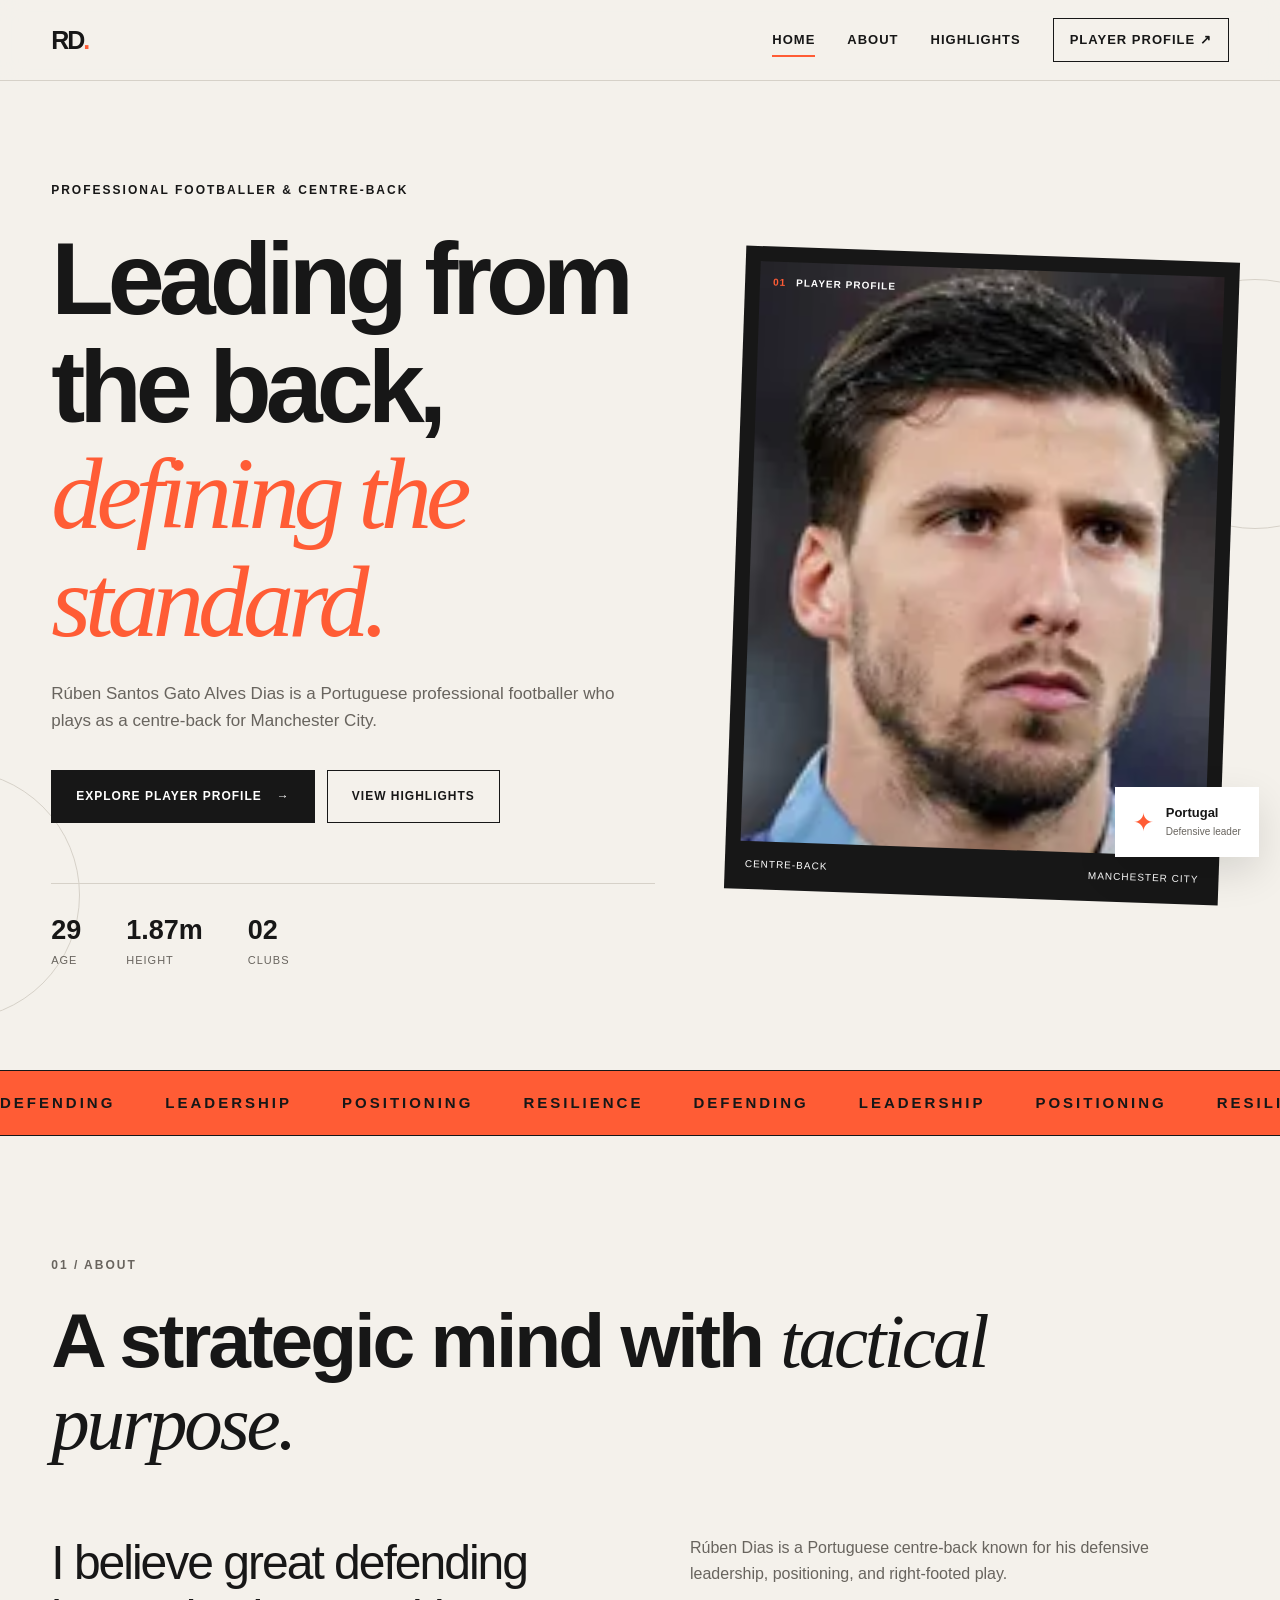
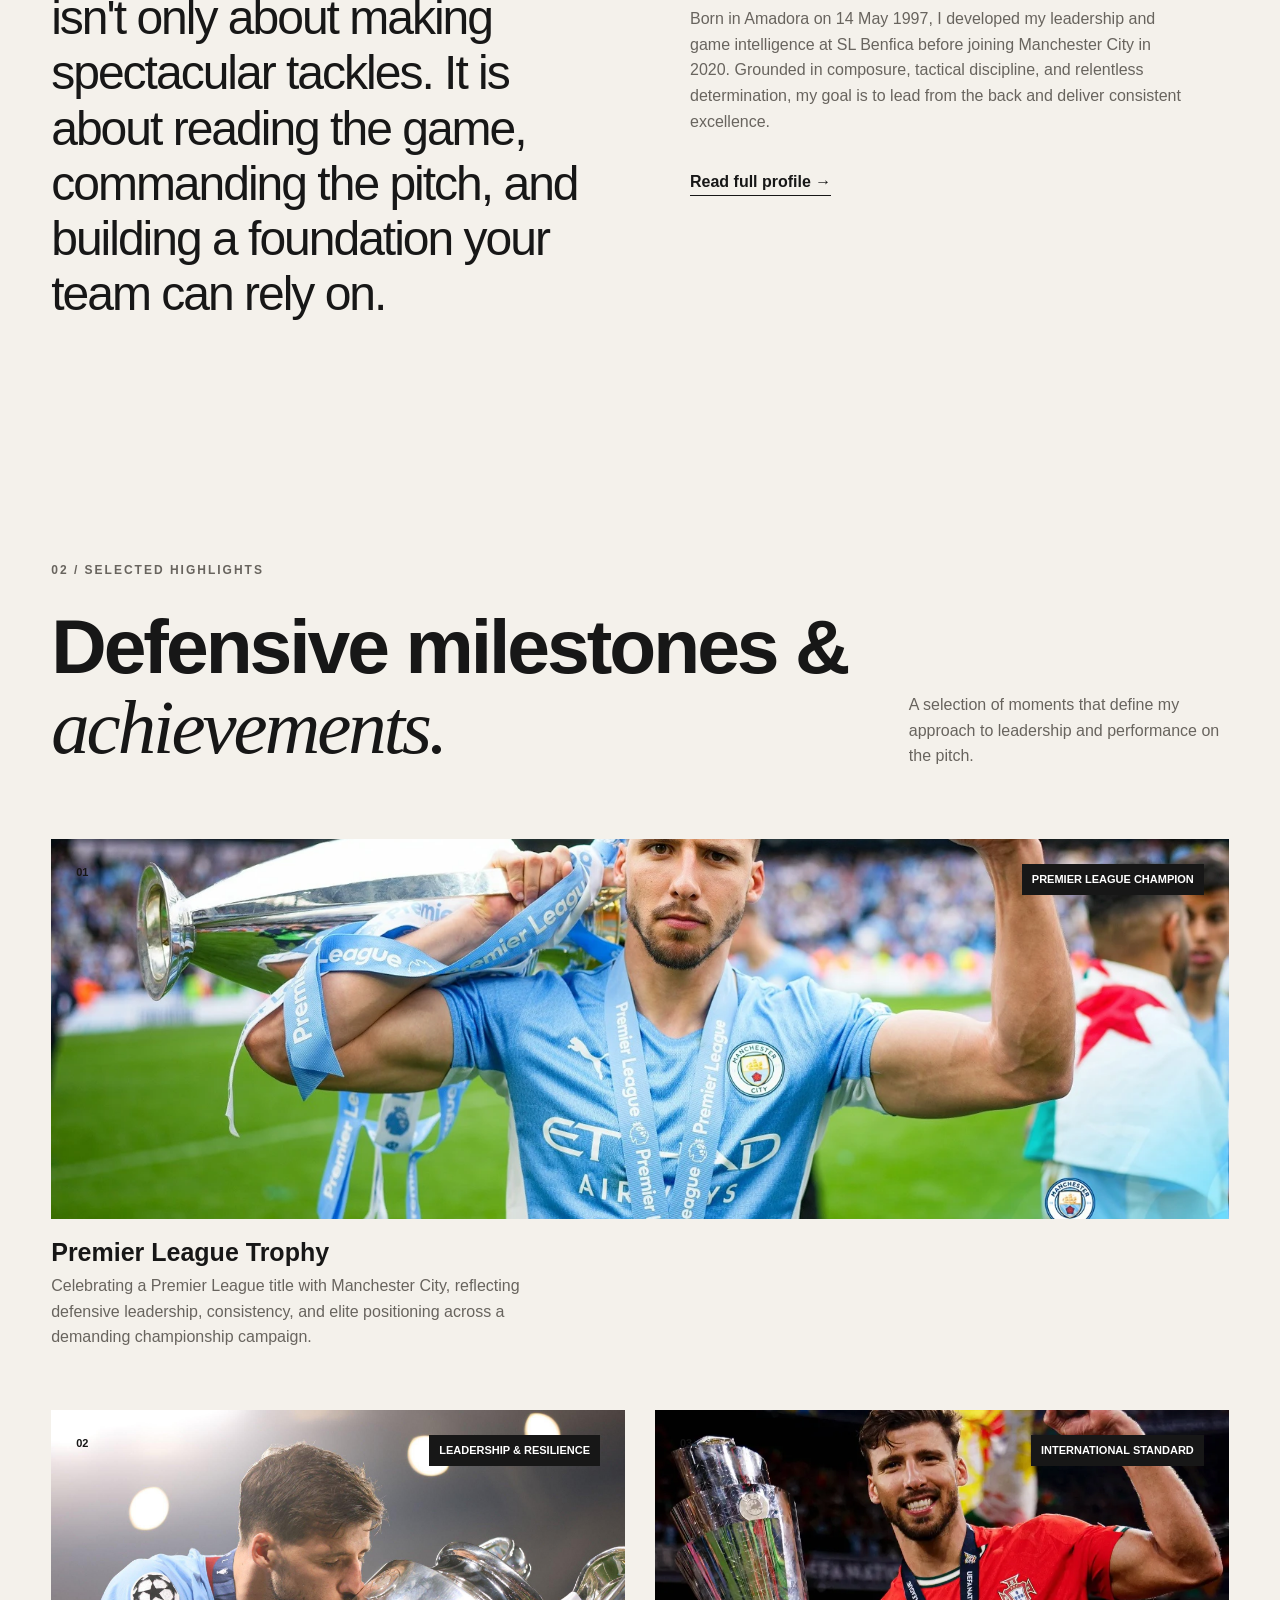
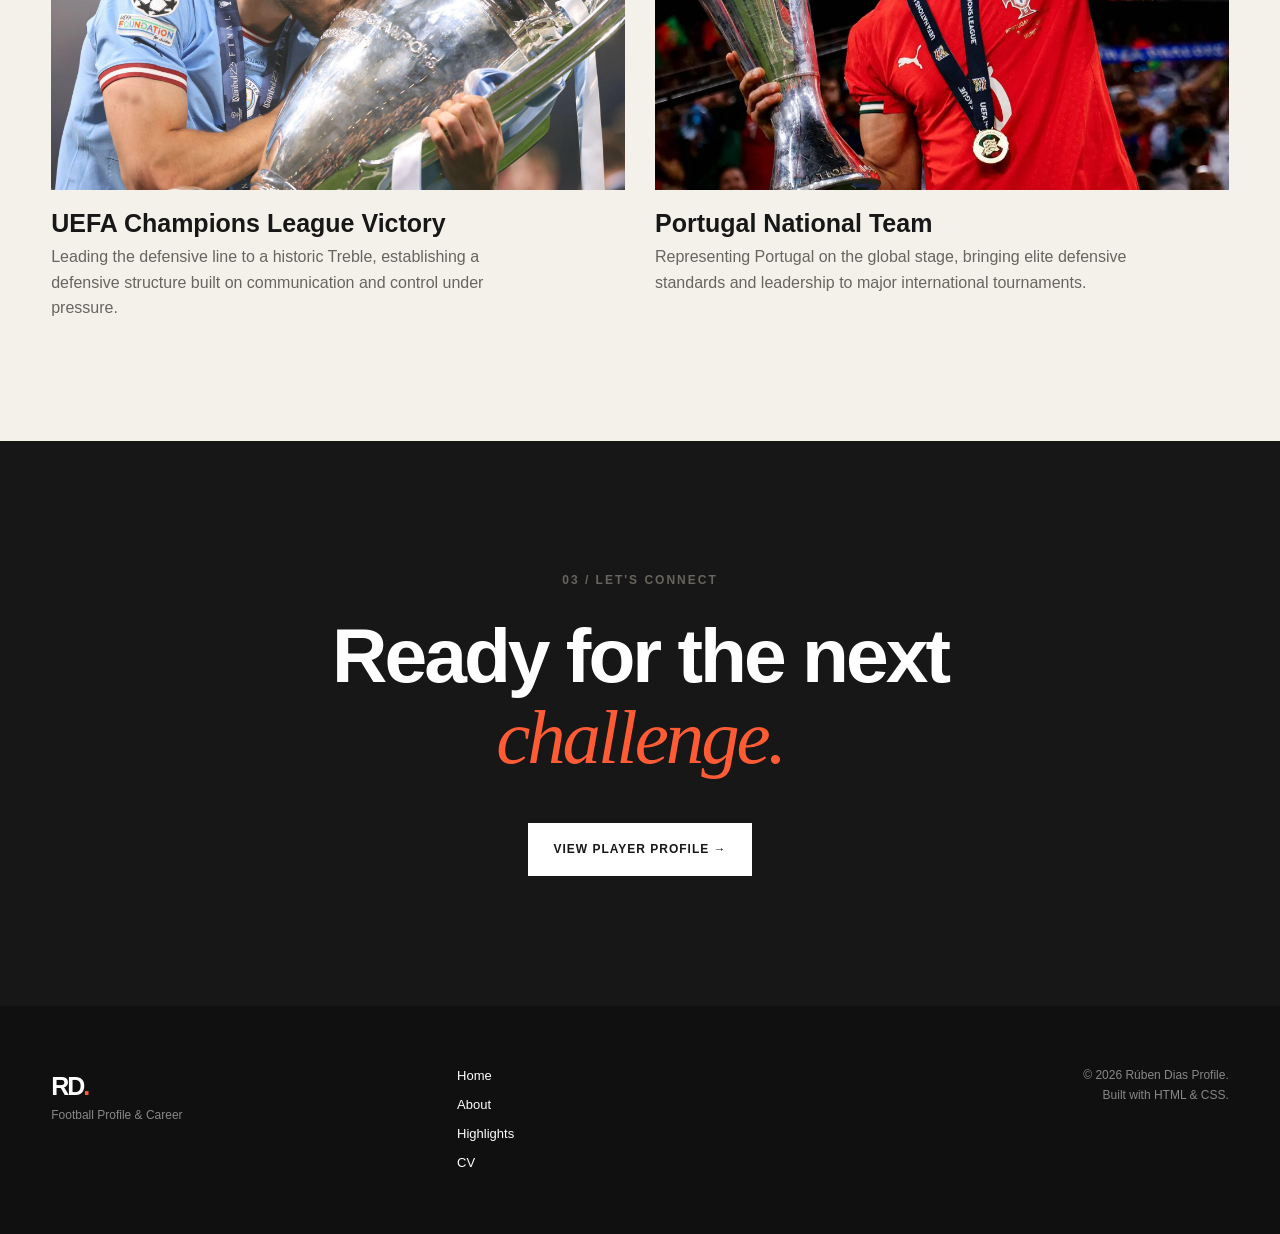
<file: index.html>
<!DOCTYPE html>
<html lang="id">
<head>
    <meta charset="UTF-8">
    <meta name="viewport" content="width=device-width, initial-scale=1.0">

    <title>Rúben Dias | Football Profile</title>

    <link rel="stylesheet" href="css/style.css">
</head>

<body>

    <!-- ================= NAVBAR ================= -->
    <header class="navbar">
        <div class="container nav-container">

            <a href="index.html" class="logo">
                RD<span>.</span>
            </a>

            <nav class="nav-menu">
                <a href="index.html" class="nav-link active">Home</a>
                <a href="#about" class="nav-link">About</a>
                <a href="#works" class="nav-link">Highlights</a>
                <a href="cv.html" class="nav-link nav-cv">Player Profile ↗</a>
            </nav>

        </div>
    </header>


    <main>

        <!-- ================= HERO ================= -->
        <section class="hero">

            <div class="hero-decoration decoration-one"></div>
            <div class="hero-decoration decoration-two"></div>

            <div class="container hero-grid">

                <div class="hero-content">

                    <p class="eyebrow">
                        Professional Footballer & Centre-Back
                    </p>

                    <h1>
                        Leading from the back,
                        <span>defining the standard.</span>
                    </h1>

                    <p class="hero-description">
                        Rúben Santos Gato Alves Dias is a Portuguese
                        professional footballer who plays as a centre-back
                        for Manchester City.
                    </p>

                    <div class="hero-buttons">

                        <a href="cv.html" class="btn btn-primary">
                            Explore Player Profile
                            <span>→</span>
                        </a>

                        <a href="#works" class="btn btn-secondary">
                            View Highlights
                        </a>

                    </div>

                    <div class="hero-stats">

                        <div class="stat">
                            <strong>29</strong>
                            <span>Age</span>
                        </div>

                        <div class="stat">
                            <strong>1.87m</strong>
                            <span>Height</span>
                        </div>

                        <div class="stat">
                            <strong>02</strong>
                            <span>Clubs</span>
                        </div>

                    </div>

                </div>


                <div class="hero-visual">

                    <div class="image-frame">

                        <div class="image-label">
                            <span>01</span>
                            Player Profile
                        </div>

                        <img
                            src="assets/ruben-dias-profile.webp"
                            alt="Rúben Dias player profile"
                        >

                        <div class="image-caption">
                            <span>Centre-Back</span>
                            <span>Manchester City</span>
                        </div>

                    </div>

                    <div class="floating-card">
                        <span class="floating-icon">✦</span>
                        <div>
                            <strong>Portugal</strong>
                            <small>Defensive leader</small>
                        </div>
                    </div>

                </div>

            </div>

        </section>


        <!-- ================= MARQUEE ================= -->
        <section class="marquee-section">

            <div class="marquee">
                <span>DEFENDING</span>
                <span>LEADERSHIP</span>
                <span>POSITIONING</span>
                <span>RESILIENCE</span>
                <span>DEFENDING</span>
                <span>LEADERSHIP</span>
                <span>POSITIONING</span>
                <span>RESILIENCE</span>
            </div>

        </section>


        <!-- ================= ABOUT ================= -->
        <section class="section about-section" id="about">

            <div class="container">

                <div class="section-heading">

                    <p class="section-number">01 / ABOUT</p>

                    <h2>
                        A strategic mind with
                        <em>tactical purpose.</em>
                    </h2>

                </div>


                <div class="about-grid">

                    <div class="about-intro">

                        <p class="large-text">
                            I believe great defending isn't only about
                            making spectacular tackles. It is about reading
                            the game, commanding the pitch, and building a
                            foundation your team can rely on.
                        </p>

                    </div>


                    <div class="about-description">

                        <p>
                            Rúben Dias is a Portuguese centre-back known
                            for his defensive leadership, positioning,
                            and right-footed play.
                        </p>

                        <p>
                            Born in Amadora on 14 May 1997, I developed my
                            leadership and game intelligence at SL Benfica
                            before joining Manchester City in 2020. Grounded
                            in composure, tactical discipline, and relentless
                            determination, my goal is to lead from the back
                            and deliver consistent excellence.
                        </p>

                        <a href="cv.html" class="text-link">
                            Read full profile →
                        </a>

                    </div>

                </div>

            </div>

        </section>


        <!-- ================= WORKS ================= -->
        <section class="section works-section" id="works">

            <div class="container">

                <div class="section-heading heading-flex">

                    <div>
                            <p class="section-number">02 / SELECTED HIGHLIGHTS</p>

                        <h2>
                            Defensive milestones &
                            <em>achievements.</em>
                        </h2>
                    </div>

                    <p class="heading-description">
                        A selection of moments that define my approach to
                        leadership and performance on the pitch.
                    </p>

                </div>


                <div class="works-grid">

                    <article class="work-card work-large">

                        <div class="work-image work-image-one">
                            <span class="work-number">01</span>
                            <span class="work-category">
                                    Premier League Champion
                            </span>
                        </div>

                        <div class="work-info">
                                <h3>Premier League Trophy</h3>
                            <p>
                                    Celebrating a Premier League title with
                                    Manchester City, reflecting defensive
                                    leadership, consistency, and elite positioning
                                    across a demanding championship campaign.
                            </p>
                        </div>

                    </article>


                    <article class="work-card">

                        <div class="work-image work-image-two">
                            <span class="work-number">02</span>
                            <span class="work-category">
                                    Leadership &amp; Resilience
                            </span>
                        </div>

                        <div class="work-info">
                                <h3>UEFA Champions League Victory</h3>
                            <p>
                                    Leading the defensive line to a historic
                                    Treble, establishing a defensive structure
                                    built on communication and control under
                                    pressure.
                            </p>
                        </div>

                    </article>


                    <article class="work-card">

                        <div class="work-image work-image-three">
                            <span class="work-number">03</span>
                            <span class="work-category">
                                    International Standard
                            </span>
                        </div>

                        <div class="work-info">
                                <h3>Portugal National Team</h3>
                            <p>
                                    Representing Portugal on the global stage,
                                    bringing elite defensive standards and
                                    leadership to major international tournaments.
                            </p>
                        </div>

                    </article>

                </div>

            </div>

        </section>


        <!-- ================= CTA ================= -->
        <section class="cta-section">

            <div class="container cta-content">

                <p class="section-number">03 / LET'S CONNECT</p>

                <h2>
                        Ready for the next
                        <br>
                        <em>challenge.</em>
                </h2>

                <a href="cv.html" class="btn btn-light">
                        View Player Profile →
                </a>

            </div>

        </section>

    </main>


    <!-- ================= FOOTER ================= -->
    <footer class="footer">

        <div class="container footer-grid">

            <div>
                <a href="index.html" class="logo">
                        RD<span>.</span>
                </a>

                <p>
                        Football Profile &amp; Career
                </p>
            </div>

            <div class="footer-links">
                <a href="index.html">Home</a>
                <a href="#about">About</a>
                    <a href="#works">Highlights</a>
                <a href="cv.html">CV</a>
            </div>

            <div class="footer-copy">
                <p>
                    © 2026 Rúben Dias Profile.
                </p>
                <p>
                    Built with HTML & CSS.
                </p>
            </div>

        </div>

    </footer>

</body>
</html>
</file>
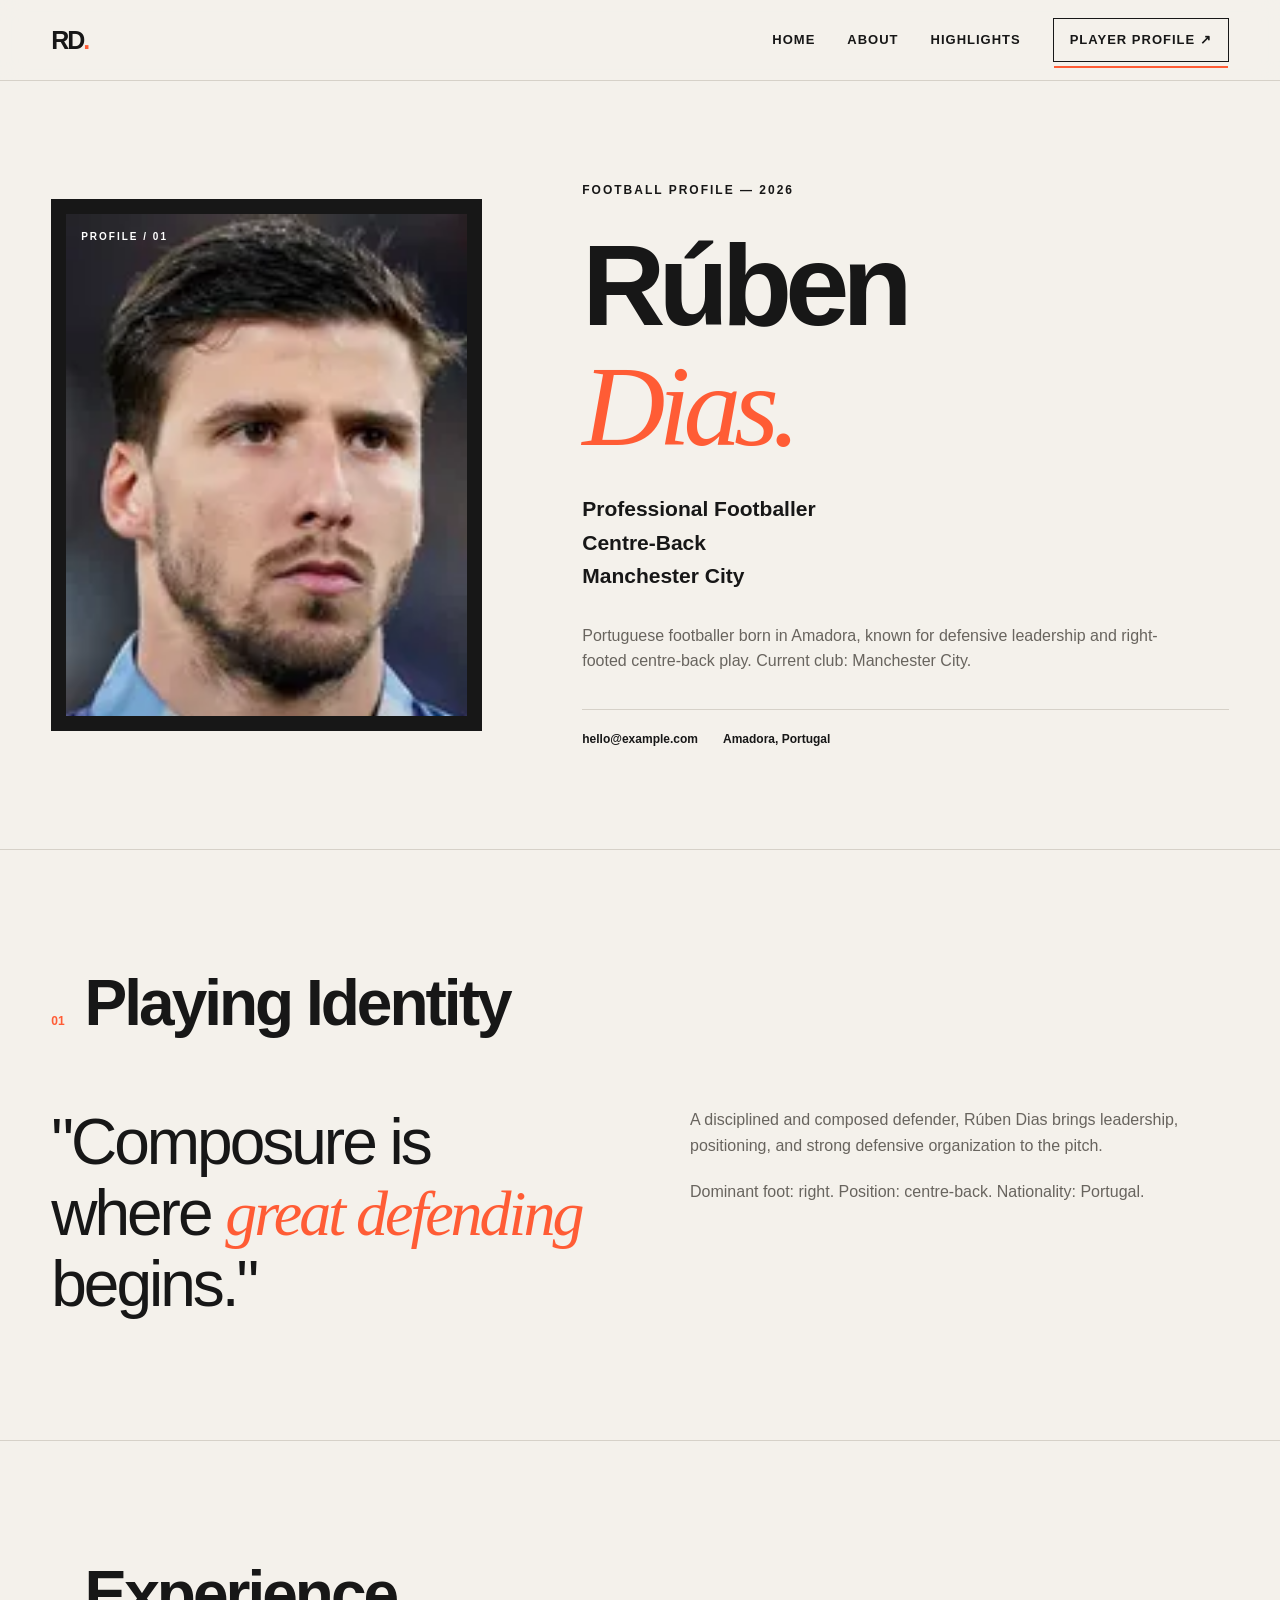
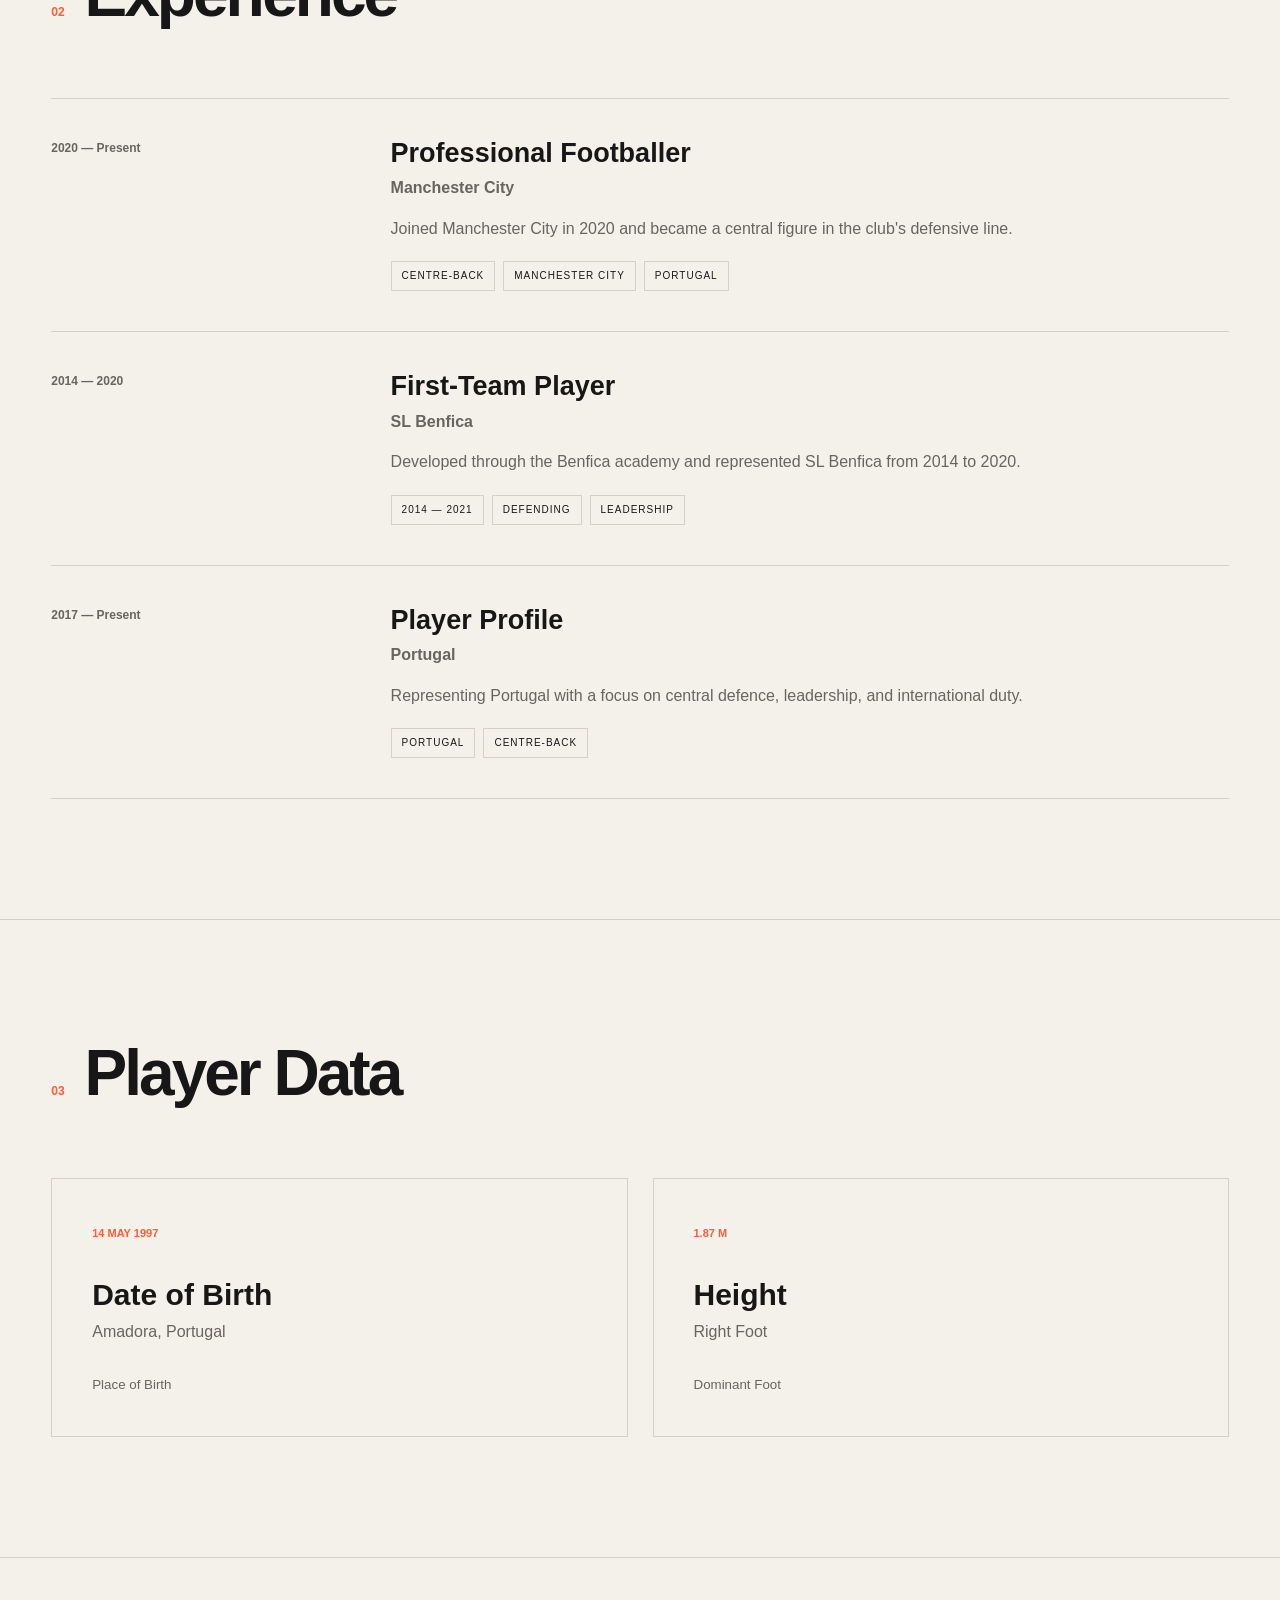
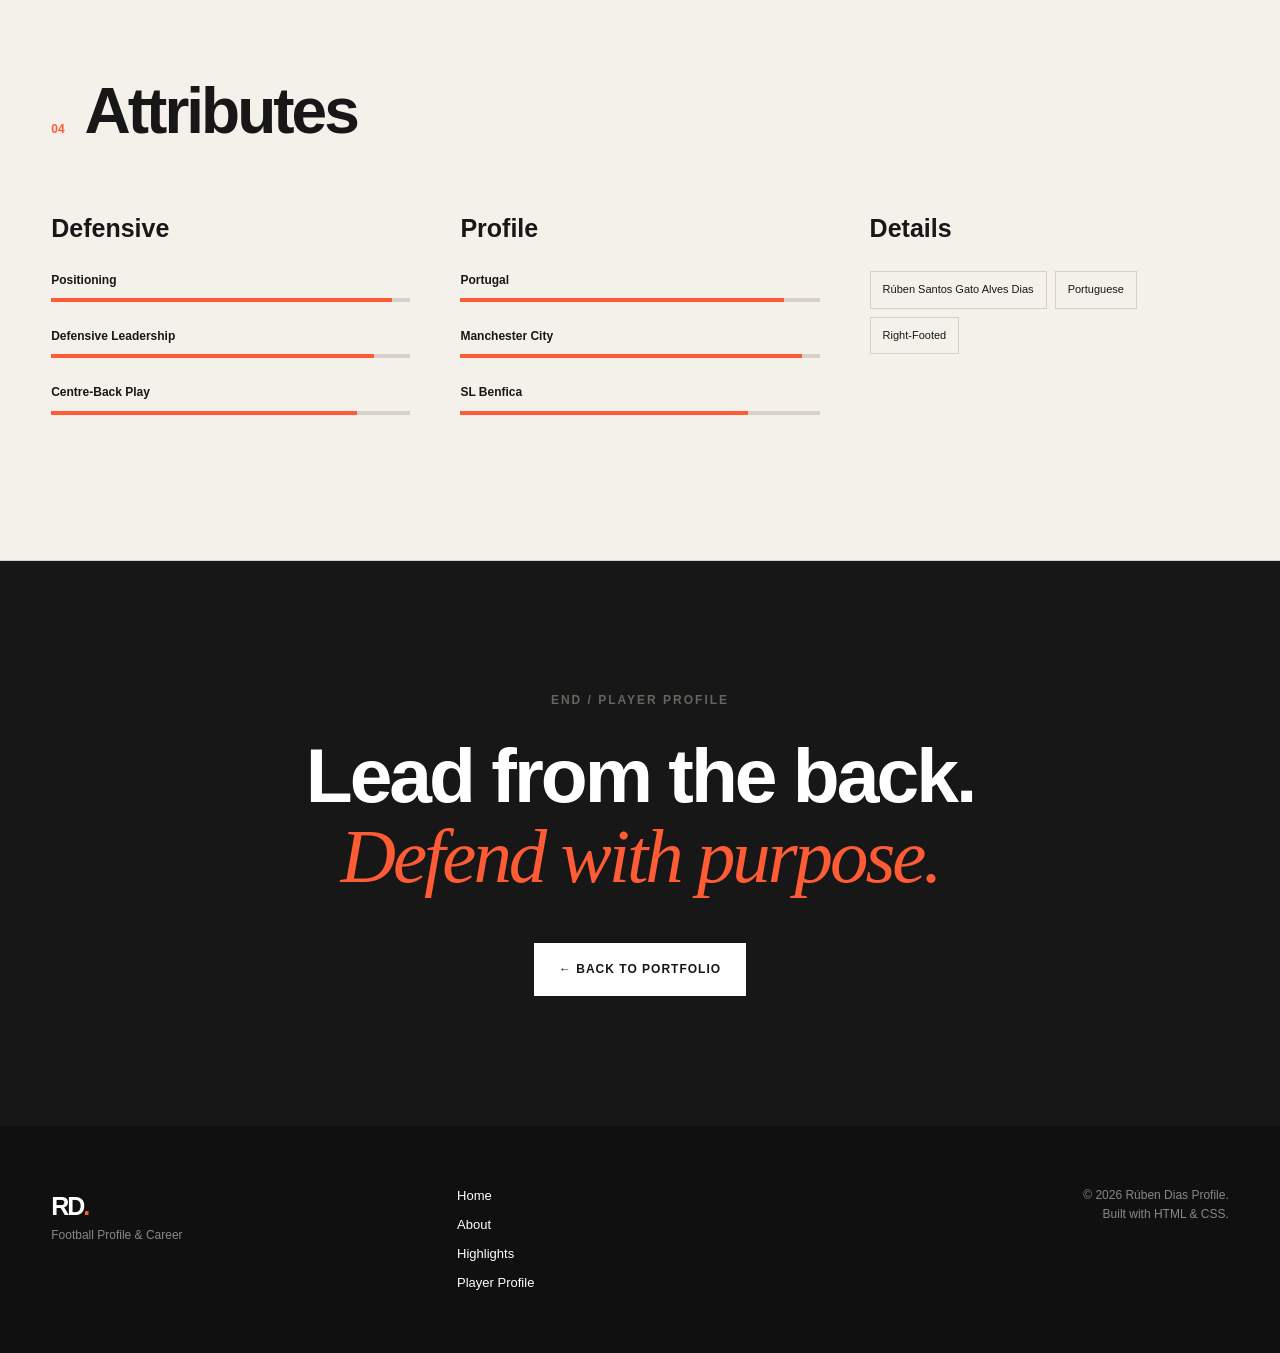
<file: cv.html>
<!DOCTYPE html>
<html lang="id">
<head>
    <meta charset="UTF-8">
    <meta name="viewport" content="width=device-width, initial-scale=1.0">

    <title>Football Profile | Rúben Dias</title>

    <link rel="stylesheet" href="css/style.css">
</head>

<body>

    <!-- ================= NAVBAR ================= -->
    <header class="navbar">
        <div class="container nav-container">

            <a href="index.html" class="logo">
                RD<span>.</span>
            </a>

            <nav class="nav-menu">
                <a href="index.html" class="nav-link">
                    Home
                </a>

                <a href="index.html#about" class="nav-link">
                    About
                </a>

                <a href="index.html#works" class="nav-link">
                    Highlights
                </a>

                <a href="cv.html" class="nav-link nav-cv active">
                    Player Profile ↗
                </a>
            </nav>

        </div>
    </header>


    <main>

        <!-- ================= CV HEADER ================= -->
        <section class="cv-hero">

            <div class="container cv-header-grid">

                <div class="cv-photo">

                    <div class="photo-number">
                        PROFILE / 01
                    </div>

                    <img
                        src="assets/ruben-dias-profile.webp"
                        alt="Rúben Dias player profile"
                    >

                </div>


                <div class="cv-introduction">

                    <p class="eyebrow">
                        Football Profile — 2026
                    </p>

                    <h1>
                        Rúben
                        <span>Dias.</span>
                    </h1>

                    <p class="cv-role">
                        Professional Footballer
                        <br>
                        Centre-Back
                        <br>
                        Manchester City
                    </p>

                    <p class="cv-summary">
                        Portuguese footballer born in Amadora, known for
                        defensive leadership and right-footed centre-back
                        play. Current club: Manchester City.
                    </p>

                    <div class="cv-contact">

                        <a href="mailto:hello@example.com">
                            hello@example.com
                        </a>

                            <span>Amadora, Portugal</span>

                    </div>

                </div>

            </div>

        </section>


        <!-- ================= PERSONALITY ================= -->
        <section class="section cv-section">

            <div class="container">

                <div class="cv-section-title">
                    <span>01</span>
                        <h2>Playing Identity</h2>
                </div>


                <div class="character-grid">

                    <div class="character-main">

                        <p class="quote">
                            "Composure is where
                            <em>great defending</em>
                            begins."
                        </p>

                    </div>


                    <div class="character-description">

                        <p>
                            A disciplined and composed defender, Rúben
                            Dias brings leadership, positioning, and
                            strong defensive organization to the pitch.
                        </p>

                        <p>
                            Dominant foot: right. Position: centre-back.
                            Nationality: Portugal.
                        </p>

                    </div>

                </div>

            </div>

        </section>


        <!-- ================= EXPERIENCE ================= -->
        <section class="section cv-section experience-section">

            <div class="container">

                <div class="cv-section-title">
                    <span>02</span>
                    <h2>Experience</h2>
                </div>


                <div class="timeline">

                    <article class="timeline-item">

                        <div class="timeline-date">
                            2020 — Present
                        </div>

                        <div class="timeline-content">

                            <h3>Professional Footballer</h3>

                            <p class="company">
                                Manchester City
                            </p>

                            <p>
                                Joined Manchester City in 2020 and became
                                a central figure in the club's defensive line.
                            </p>

                            <div class="tag-list">
                                <span>Centre-Back</span>
                                <span>Manchester City</span>
                                <span>Portugal</span>
                            </div>

                        </div>

                    </article>


                    <article class="timeline-item">

                        <div class="timeline-date">
                            2014 — 2020
                        </div>

                        <div class="timeline-content">

                            <h3>First-Team Player</h3>

                            <p class="company">
                                SL Benfica
                            </p>

                            <p>
                                Developed through the Benfica academy and
                                represented SL Benfica from 2014 to 2020.
                            </p>

                            <div class="tag-list">
                                <span>2014 — 2021</span>
                                <span>Defending</span>
                                <span>Leadership</span>
                            </div>

                        </div>

                    </article>


                    <article class="timeline-item">

                        <div class="timeline-date">
                            2017 — Present
                        </div>

                        <div class="timeline-content">

                            <h3>Player Profile</h3>

                            <p class="company">
                                Portugal
                            </p>

                            <p>
                                Representing Portugal with a focus on central
                                defence, leadership, and international duty.
                            </p>

                            <div class="tag-list">
                                <span>Portugal</span>
                                <span>Centre-Back</span>
                            </div>

                        </div>

                    </article>

                </div>

            </div>

        </section>


        <!-- ================= EDUCATION ================= -->
        <section class="section cv-section education-section">

            <div class="container">

                <div class="cv-section-title">
                    <span>03</span>
                    <h2>Player Data</h2>
                </div>


                <div class="education-grid">

                    <article class="education-card">

                        <span class="education-year">
                            14 MAY 1997
                        </span>

                        <h3>
                            Date of Birth
                        </h3>

                        <p>
                            Amadora, Portugal
                        </p>

                        <small>
                            Place of Birth
                        </small>

                    </article>


                    <article class="education-card">

                        <span class="education-year">
                            1.87 M
                        </span>

                        <h3>
                            Height
                        </h3>

                        <p>
                            Right Foot
                        </p>

                        <small>
                            Dominant Foot
                        </small>

                    </article>

                </div>

            </div>

        </section>


        <!-- ================= SKILLS ================= -->
        <section class="section cv-section skills-section">

            <div class="container">

                <div class="cv-section-title">
                    <span>04</span>
                    <h2>Attributes</h2>
                </div>


                <div class="skills-grid">

                    <div class="skill-category">

                        <h3>Defensive</h3>

                        <div class="skill">
                            <span>Positioning</span>
                            <div class="skill-bar">
                                <div class="skill-progress progress-95"></div>
                            </div>
                        </div>

                        <div class="skill">
                            <span>Defensive Leadership</span>
                            <div class="skill-bar">
                                <div class="skill-progress progress-90"></div>
                            </div>
                        </div>

                        <div class="skill">
                            <span>Centre-Back Play</span>
                            <div class="skill-bar">
                                <div class="skill-progress progress-85"></div>
                            </div>
                        </div>

                    </div>


                    <div class="skill-category">

                        <h3>Profile</h3>

                        <div class="skill">
                            <span>Portugal</span>
                            <div class="skill-bar">
                                <div class="skill-progress progress-90"></div>
                            </div>
                        </div>

                        <div class="skill">
                            <span>Manchester City</span>
                            <div class="skill-bar">
                                <div class="skill-progress progress-95"></div>
                            </div>
                        </div>

                        <div class="skill">
                            <span>SL Benfica</span>
                            <div class="skill-bar">
                                <div class="skill-progress progress-80"></div>
                            </div>
                        </div>

                    </div>


                    <div class="skill-category">

                        <h3>Details</h3>

                        <div class="tool-list">

                            <span>Rúben Santos Gato Alves Dias</span>
                            <span>Portuguese</span>
                            <span>Right-Footed</span>

                        </div>

                    </div>

                </div>

            </div>

        </section>


        <!-- ================= CV CTA ================= -->
        <section class="cta-section cv-cta">

            <div class="container cta-content">

                <p class="section-number">
                    END / PLAYER PROFILE
                </p>

                <h2>
                    Lead from the back.
                    <em>Defend with purpose.</em>
                </h2>

                <a href="index.html" class="btn btn-light">
                    ← Back to Portfolio
                </a>

            </div>

        </section>

    </main>


    <!-- ================= FOOTER ================= -->
    <footer class="footer">

        <div class="container footer-grid">

            <div>
                <a href="index.html" class="logo">
                    RD<span>.</span>
                </a>

                <p>
                    Football Profile &amp; Career
                </p>
            </div>

            <div class="footer-links">

                <a href="index.html">
                    Home
                </a>

                <a href="index.html#about">
                    About
                </a>

                <a href="index.html#works">
                    Highlights
                </a>

                <a href="cv.html">
                    Player Profile
                </a>

            </div>

            <div class="footer-copy">

                <p>
                    © 2026 Rúben Dias Profile.
                </p>

                <p>
                    Built with HTML & CSS.
                </p>

            </div>

        </div>

    </footer>

</body>
</html>
</file>
<file: css/style.css>
/* =====================================================
   RESET
===================================================== */

* {
    margin: 0;
    padding: 0;
    box-sizing: border-box;
}

html {
    scroll-behavior: smooth;
}

body {
    font-family: "Trebuchet MS", Arial, sans-serif;
    background: #f4f1eb;
    color: #171717;
    line-height: 1.6;
}

img {
    max-width: 100%;
    display: block;
}

a {
    color: inherit;
    text-decoration: none;
}


/* =====================================================
   VARIABLES
===================================================== */

:root {
    --bg: #f4f1eb;
    --dark: #171717;
    --muted: #68645e;
    --light: #ffffff;
    --line: #d6d1c8;
    --accent: #ff5c35;

    --container: 1180px;
}


/* =====================================================
   GLOBAL
===================================================== */

.container {
    width: min(92%, var(--container));
    margin: 0 auto;
}

.section {
    padding: 120px 0;
}

.eyebrow,
.section-number {
    text-transform: uppercase;
    letter-spacing: 2px;
    font-size: 12px;
    font-weight: 700;
}

.section-number {
    color: var(--muted);
    margin-bottom: 25px;
}

h1,
h2,
h3 {
    line-height: 1.05;
}

h2 {
    font-size: clamp(42px, 6vw, 78px);
    letter-spacing: -3px;
}

h2 em {
    font-family: Georgia, serif;
    font-weight: 400;
}


/* =====================================================
   NAVBAR
===================================================== */

.navbar {
    position: sticky;
    top: 0;
    z-index: 1000;

    background: rgba(244, 241, 235, 0.92);
    backdrop-filter: blur(12px);

    border-bottom: 1px solid var(--line);
}

.nav-container {
    min-height: 80px;

    display: flex;
    align-items: center;
    justify-content: space-between;
}

.logo {
    font-size: 25px;
    font-weight: 900;
    letter-spacing: -2px;
}

.logo span {
    color: var(--accent);
}

.nav-menu {
    display: flex;
    align-items: center;
    gap: 32px;
}

.nav-link {
    position: relative;

    font-size: 13px;
    font-weight: 700;
    text-transform: uppercase;
    letter-spacing: 1px;

    transition: color 0.3s ease;
}

.nav-link::after {
    content: "";

    position: absolute;
    left: 0;
    bottom: -7px;

    width: 0;
    height: 2px;

    background: var(--accent);

    transition: width 0.3s ease;
}

.nav-link:hover::after,
.nav-link.active::after {
    width: 100%;
}

.nav-link:hover {
    color: var(--accent);
}

.nav-cv {
    border: 1px solid var(--dark);
    padding: 11px 16px;
}

.nav-cv:hover {
    background: var(--dark);
    color: var(--light);
}


/* =====================================================
   HERO
===================================================== */

.hero {
    position: relative;
    overflow: hidden;

    min-height: calc(100vh - 80px);

    display: flex;
    align-items: center;

    padding: 100px 0;
}

.hero-grid {
    display: grid;
    grid-template-columns: 1.1fr 0.9fr;
    align-items: center;
    gap: 80px;
}

.hero-content {
    position: relative;
    z-index: 2;
}

.hero h1 {
    max-width: 800px;

    margin: 25px 0;

    font-size: clamp(58px, 8vw, 105px);
    letter-spacing: -6px;
}

.hero h1 span {
    display: block;
    color: var(--accent);

    font-family: Georgia, serif;
    font-style: italic;
    font-weight: 400;
}

.hero-description {
    max-width: 570px;

    margin-bottom: 35px;

    color: var(--muted);
    font-size: 17px;
}

.hero-buttons {
    display: flex;
    flex-wrap: wrap;
    gap: 12px;
}


/* =====================================================
   BUTTON
===================================================== */

.btn {
    display: inline-flex;
    align-items: center;
    justify-content: center;
    gap: 15px;

    padding: 16px 24px;

    border: 1px solid var(--dark);

    font-size: 12px;
    font-weight: 800;
    text-transform: uppercase;
    letter-spacing: 1px;

    transition:
        transform 0.3s ease,
        background 0.3s ease,
        color 0.3s ease;
}

.btn:hover {
    transform: translateY(-4px);
}

.btn-primary {
    background: var(--dark);
    color: var(--light);
}

.btn-primary:hover {
    background: var(--accent);
    border-color: var(--accent);
}

.btn-secondary:hover {
    background: var(--dark);
    color: var(--light);
}

.btn-light {
    background: var(--light);
    color: var(--dark);
    border-color: var(--light);
}

.btn-light:hover {
    background: transparent;
    color: var(--light);
}


/* =====================================================
   HERO STATS
===================================================== */

.hero-stats {
    display: flex;
    gap: 45px;

    margin-top: 60px;
    padding-top: 25px;

    border-top: 1px solid var(--line);
}

.stat {
    display: flex;
    flex-direction: column;
}

.stat strong {
    font-size: 27px;
}

.stat span {
    color: var(--muted);
    font-size: 11px;
    text-transform: uppercase;
    letter-spacing: 1px;
}


/* =====================================================
   HERO IMAGE
===================================================== */

.hero-visual {
    position: relative;
}

.image-frame {
    position: relative;

    padding: 15px;

    background: var(--dark);

    transform: rotate(2deg);

    transition: transform 0.5s ease;
}

.image-frame:hover {
    transform: rotate(0deg);
}

.image-frame img {
    width: 100%;
    aspect-ratio: 4 / 5;
    object-fit: cover;
    object-position: center top;
}

.image-label {
    position: absolute;
    top: 28px;
    left: 28px;

    z-index: 2;

    display: flex;
    gap: 10px;

    color: var(--light);

    font-size: 10px;
    font-weight: 700;
    text-transform: uppercase;
    letter-spacing: 1px;
}

.image-label span {
    color: var(--accent);
}

.image-caption {
    display: flex;
    justify-content: space-between;

    padding: 15px 5px 2px;

    color: var(--light);

    font-size: 10px;
    text-transform: uppercase;
    letter-spacing: 1px;
}

.floating-card {
    position: absolute;
    right: -30px;
    bottom: 40px;

    display: flex;
    align-items: center;
    gap: 12px;

    padding: 15px 18px;

    background: var(--light);
    box-shadow: 0 15px 40px rgba(0, 0, 0, 0.12);
}

.floating-card strong,
.floating-card small {
    display: block;
}

.floating-card strong {
    font-size: 13px;
}

.floating-card small {
    color: var(--muted);
    font-size: 10px;
}

.floating-icon {
    color: var(--accent);
    font-size: 25px;
}


/* =====================================================
   DECORATION
===================================================== */

.hero-decoration {
    position: absolute;

    width: 250px;
    height: 250px;

    border-radius: 50%;

    border: 1px solid var(--line);
}

.decoration-one {
    right: -100px;
    top: 20%;
}

.decoration-two {
    left: -170px;
    bottom: 5%;
}


/* =====================================================
   MARQUEE
===================================================== */

.marquee-section {
    overflow: hidden;

    border-top: 1px solid var(--dark);
    border-bottom: 1px solid var(--dark);

    padding: 20px 0;

    background: var(--accent);
}

.marquee {
    display: flex;
    width: max-content;
    gap: 50px;

    animation: marquee 20s linear infinite;
}

.marquee span {
    font-size: 15px;
    font-weight: 900;
    letter-spacing: 3px;
}

@keyframes marquee {
    from {
        transform: translateX(0);
    }

    to {
        transform: translateX(-50%);
    }
}


/* =====================================================
   ABOUT
===================================================== */

.section-heading {
    margin-bottom: 70px;
}

.about-grid {
    display: grid;
    grid-template-columns: 1fr 1fr;
    gap: 100px;
}

.large-text {
    font-size: clamp(30px, 4vw, 48px);
    line-height: 1.15;
    letter-spacing: -2px;
}

.about-description {
    max-width: 500px;
    color: var(--muted);
}

.about-description p + p {
    margin-top: 20px;
}

.text-link {
    display: inline-block;

    margin-top: 35px;

    color: var(--dark);

    border-bottom: 1px solid var(--dark);

    font-weight: 700;
}

.text-link:hover {
    color: var(--accent);
    border-color: var(--accent);
}


/* =====================================================
    SELECTED HIGHLIGHTS
===================================================== */

.heading-flex {
    display: flex;
    align-items: end;
    justify-content: space-between;
    gap: 40px;
}

.heading-description {
    max-width: 320px;
    color: var(--muted);
}

.works-grid {
    display: grid;
    grid-template-columns: repeat(2, 1fr);
    gap: 60px 30px;
}

.work-card {
    transition: transform 0.3s ease;
}

.work-card:hover {
    transform: translateY(-8px);
}

.work-large {
    grid-column: span 2;
}

.work-image {
    position: relative;

    min-height: 380px;

    display: flex;
    align-items: flex-start;
    justify-content: space-between;

    padding: 25px;

    overflow: hidden;
}

.work-image::after {
    content: "VIEW HIGHLIGHT →";

    position: absolute;
    right: 25px;
    bottom: 25px;

    padding: 10px 14px;

    background: var(--light);

    font-size: 10px;
    font-weight: 800;

    transform: translateY(70px);

    transition: transform 0.3s ease;
}

.work-card:hover .work-image::after {
    transform: translateY(0);
}

.work-image-one {
    background: #d4d0c7;
    background-image: url("../assets/north-studio.webp");
    background-position: center;
    background-size: cover;
}

.work-image-two {
    background: #c8d0c6;
    background-image: url("../assets/orbit-finance.jpg");
    background-position: center;
    background-size: cover;
}

.work-image-three {
    background: #d6c2b9;
    background-image: url("../assets/mono-magazine.webp");
    background-position: center;
    background-size: cover;
}

.work-number,
.work-category {
    position: relative;
    z-index: 2;

    font-size: 11px;
    font-weight: 800;
    text-transform: uppercase;
}

.work-number {
    align-self: flex-start;
}

.work-category {
    align-self: flex-start;

    padding: 7px 10px;

    background: var(--dark);
    color: var(--light);
}

.work-info {
    padding-top: 20px;
}

.work-info h3 {
    margin-bottom: 8px;

    font-size: 25px;
}

.work-info p {
    max-width: 500px;

    color: var(--muted);
}


/* =====================================================
   CTA
===================================================== */

.cta-section {
    padding: 130px 0;

    background: var(--dark);
    color: var(--light);

    text-align: center;
}

.cta-content h2 {
    max-width: 850px;

    margin: 0 auto 45px;
}

.cta-content h2 em {
    color: var(--accent);
}


/* =====================================================
   FOOTER
===================================================== */

.footer {
    padding: 60px 0;

    background: #101010;
    color: var(--light);
}

.footer-grid {
    display: grid;
    grid-template-columns: 1fr 1fr 1fr;
    gap: 40px;
}

.footer p {
    color: #888;
    font-size: 12px;
}

.footer-links {
    display: flex;
    flex-direction: column;
    gap: 8px;
}

.footer-links a {
    font-size: 13px;
}

.footer-links a:hover {
    color: var(--accent);
}

.footer-copy {
    text-align: right;
}


/* =====================================================
    PLAYER PROFILE HERO
===================================================== */

.cv-hero {
    padding: 100px 0;

    border-bottom: 1px solid var(--line);
}

.cv-header-grid {
    display: grid;
    grid-template-columns: 0.8fr 1.2fr;
    align-items: center;
    gap: 100px;
}

.cv-photo {
    position: relative;

    background: var(--dark);
    padding: 15px;
}

.cv-photo img {
    aspect-ratio: 4 / 5;
    width: 100%;
    object-fit: cover;
    object-position: center top;
}

.photo-number {
    position: absolute;
    top: 30px;
    left: 30px;

    z-index: 2;

    color: var(--light);

    font-size: 10px;
    font-weight: 700;
    letter-spacing: 2px;
}

.cv-introduction h1 {
    margin: 25px 0;

    font-size: clamp(65px, 9vw, 120px);
    letter-spacing: -7px;
}

.cv-introduction h1 span {
    display: block;

    color: var(--accent);

    font-family: Georgia, serif;
    font-style: italic;
    font-weight: 400;
}

.cv-role {
    margin-bottom: 30px;

    font-size: 21px;
    font-weight: 700;
}

.cv-summary {
    max-width: 600px;

    color: var(--muted);
}

.cv-contact {
    display: flex;
    flex-wrap: wrap;
    gap: 25px;

    margin-top: 35px;
    padding-top: 20px;

    border-top: 1px solid var(--line);

    font-size: 12px;
    font-weight: 700;
}

.cv-contact a:hover {
    color: var(--accent);
}


/* =====================================================
    PROFILE SECTION
===================================================== */

.cv-section {
    border-bottom: 1px solid var(--line);
}

.cv-section-title {
    display: flex;
    align-items: baseline;
    gap: 20px;

    margin-bottom: 70px;
}

.cv-section-title span {
    color: var(--accent);

    font-size: 12px;
    font-weight: 800;
}

.cv-section-title h2 {
    font-size: clamp(40px, 5vw, 65px);
}


/* =====================================================
   CHARACTER
===================================================== */

.character-grid {
    display: grid;
    grid-template-columns: 1fr 1fr;
    gap: 100px;
}

.quote {
    max-width: 600px;

    font-size: clamp(35px, 5vw, 65px);
    line-height: 1.1;
    letter-spacing: -3px;
}

.quote em {
    color: var(--accent);
    font-family: Georgia, serif;
    font-weight: 400;
}

.character-description {
    color: var(--muted);
    max-width: 500px;
}

.character-description p + p {
    margin-top: 20px;
}


/* =====================================================
   EXPERIENCE
===================================================== */

.timeline {
    border-top: 1px solid var(--line);
}

.timeline-item {
    display: grid;
    grid-template-columns: 0.5fr 1.5fr;
    gap: 60px;

    padding: 40px 0;

    border-bottom: 1px solid var(--line);
}

.timeline-date {
    color: var(--muted);

    font-size: 12px;
    font-weight: 700;
}

.timeline-content h3 {
    font-size: 27px;
}

.company {
    margin: 8px 0 15px;

    color: var(--accent);

    font-weight: 700;
}

.timeline-content > p {
    max-width: 650px;
    color: var(--muted);
}

.tag-list {
    display: flex;
    flex-wrap: wrap;
    gap: 8px;

    margin-top: 20px;
}

.tag-list span {
    padding: 6px 10px;

    border: 1px solid var(--line);

    font-size: 10px;
    text-transform: uppercase;
    letter-spacing: 1px;
}


/* =====================================================
   EDUCATION
===================================================== */

.education-grid {
    display: grid;
    grid-template-columns: repeat(2, 1fr);
    gap: 25px;
}

.education-card {
    padding: 40px;

    border: 1px solid var(--line);

    transition:
        background 0.3s ease,
        transform 0.3s ease;
}

.education-card:hover {
    background: var(--dark);
    color: var(--light);

    transform: translateY(-6px);
}

.education-year {
    color: var(--accent);

    font-size: 11px;
    font-weight: 800;
}

.education-card h3 {
    margin: 35px 0 8px;

    font-size: 30px;
}

.education-card p {
    color: var(--muted);
}

.education-card:hover p {
    color: #aaa;
}

.education-card small {
    display: block;

    margin-top: 30px;

    color: var(--muted);
}


/* =====================================================
   SKILLS
===================================================== */

.skills-grid {
    display: grid;
    grid-template-columns: repeat(3, 1fr);
    gap: 50px;
}

.skill-category h3 {
    margin-bottom: 30px;

    font-size: 25px;
}

.skill {
    margin-bottom: 25px;
}

.skill > span {
    display: block;

    margin-bottom: 8px;

    font-size: 12px;
    font-weight: 700;
}

.skill-bar {
    width: 100%;
    height: 4px;

    background: var(--line);
}

.skill-progress {
    height: 100%;

    background: var(--accent);
}

.progress-95 {
    width: 95%;
}

.progress-90 {
    width: 90%;
}

.progress-85 {
    width: 85%;
}

.progress-80 {
    width: 80%;
}

.tool-list {
    display: flex;
    flex-wrap: wrap;
    gap: 8px;
}

.tool-list span {
    padding: 9px 12px;

    border: 1px solid var(--line);

    font-size: 11px;
}


/* =====================================================
   RESPONSIVE TABLET
===================================================== */

@media (max-width: 900px) {

    .hero-grid {
        grid-template-columns: 1fr;
    }

    .hero-visual {
        max-width: 600px;
        margin: 0 auto;
    }

    .about-grid,
    .character-grid {
        grid-template-columns: 1fr;
        gap: 50px;
    }

    .cv-header-grid {
        grid-template-columns: 1fr;
        gap: 60px;
    }

    .cv-photo {
        max-width: 500px;
    }

    .skills-grid {
        grid-template-columns: 1fr 1fr;
    }

    .footer-grid {
        grid-template-columns: 1fr 1fr;
    }

    .footer-copy {
        text-align: left;
    }
}


/* =====================================================
   RESPONSIVE MOBILE
===================================================== */

@media (max-width: 600px) {

    .section {
        padding: 80px 0;
    }

    .navbar {
        position: relative;
    }

    .nav-container {
        flex-direction: column;
        gap: 20px;

        padding: 20px 0;
    }

    .nav-menu {
        width: 100%;

        justify-content: center;

        gap: 15px;
        flex-wrap: wrap;
    }

    .nav-link {
        font-size: 10px;
    }

    .hero {
        padding: 70px 0;
    }

    .hero h1 {
        font-size: 55px;
        letter-spacing: -4px;
    }

    .hero-description {
        font-size: 15px;
    }

    .hero-buttons {
        flex-direction: column;
        align-items: stretch;
    }

    .btn {
        width: 100%;
    }

    .hero-stats {
        gap: 20px;
        justify-content: space-between;
    }

    .stat strong {
        font-size: 20px;
    }

    .stat span {
        font-size: 8px;
    }

    .floating-card {
        right: -5px;
        bottom: 20px;
    }

    .heading-flex {
        flex-direction: column;
        align-items: flex-start;
    }

    .works-grid {
        grid-template-columns: 1fr;
        gap: 45px;
    }

    .work-large {
        grid-column: span 1;
    }

    .work-image {
        min-height: 280px;
    }

    .footer-grid {
        grid-template-columns: 1fr;
    }

    .cv-hero {
        padding: 70px 0;
    }

    .cv-introduction h1 {
        font-size: 65px;
        letter-spacing: -5px;
    }

    .cv-contact {
        flex-direction: column;
        gap: 10px;
    }

    .timeline-item {
        grid-template-columns: 1fr;
        gap: 15px;
    }

    .education-grid,
    .skills-grid {
        grid-template-columns: 1fr;
    }

    .education-card {
        padding: 30px;
    }

    .cta-section {
        padding: 90px 0;
    }

    h2 {
        letter-spacing: -2px;
    }

}
</file>
